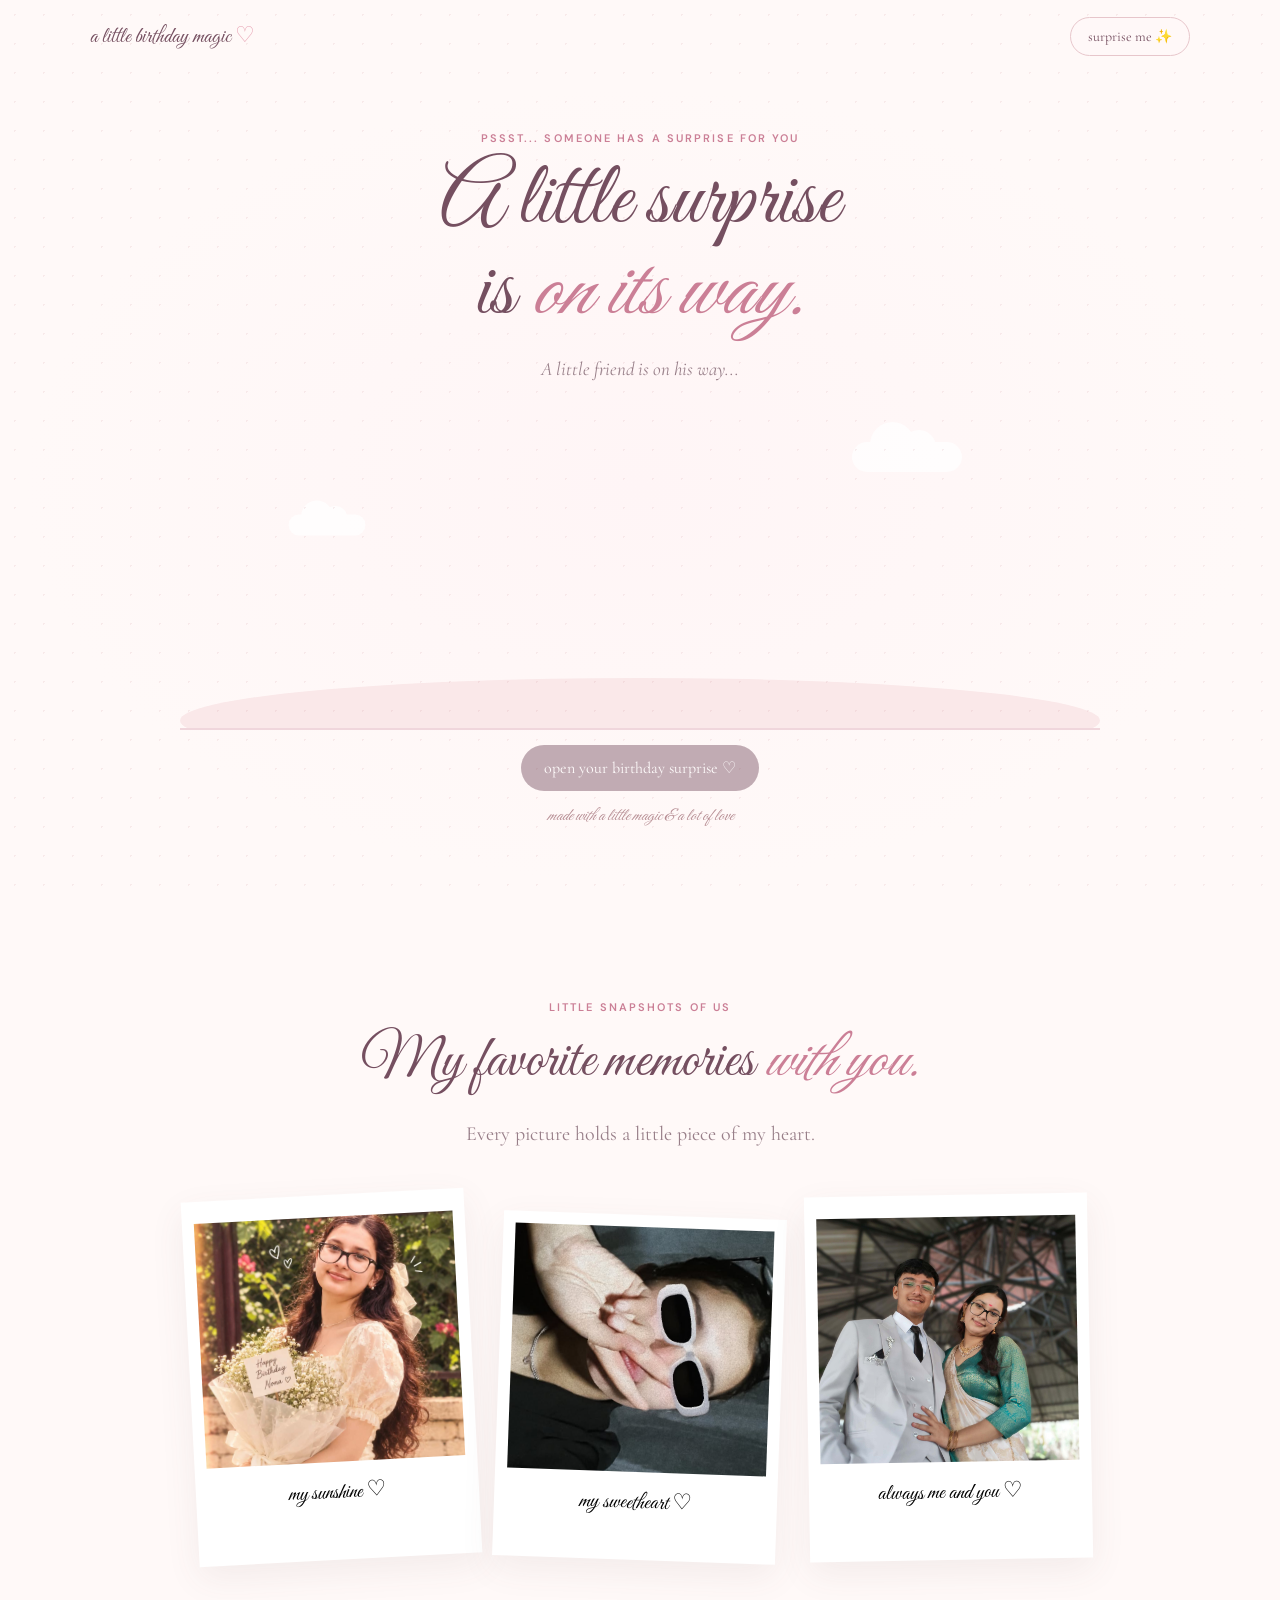
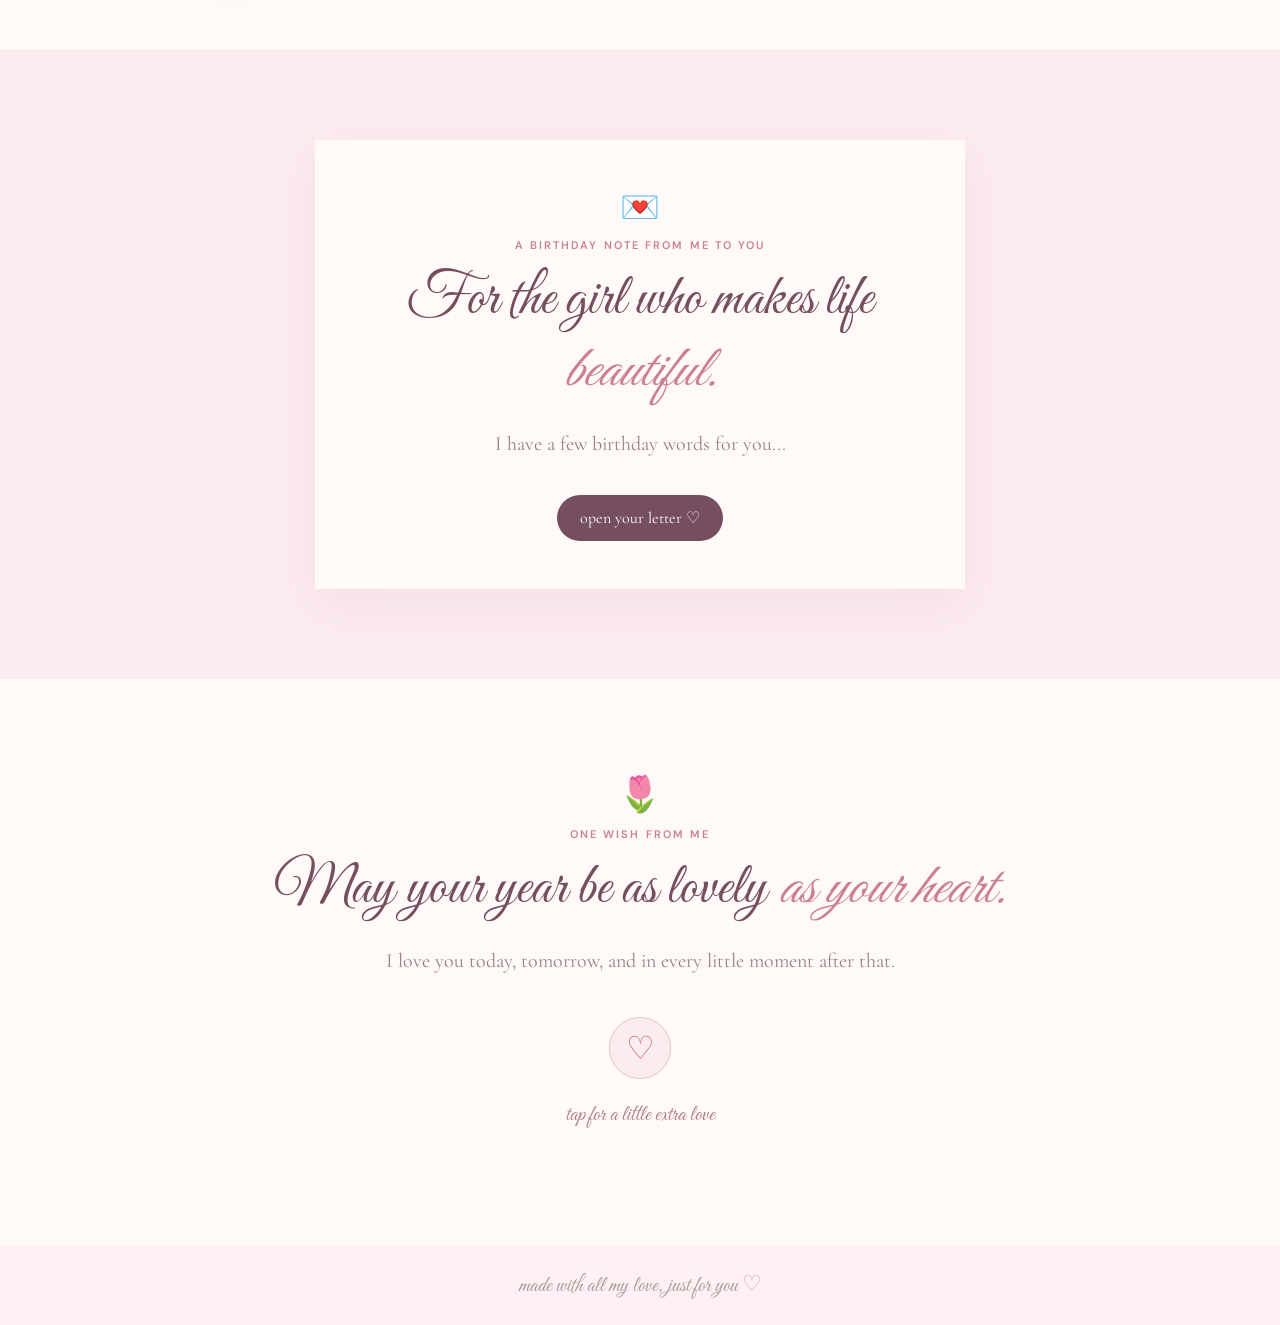
<file: index.html>
<!DOCTYPE html>
<html lang="en">
<head>
<meta charset="UTF-8"><meta name="viewport" content="width=device-width, initial-scale=1, viewport-fit=cover">
<meta name="theme-color" content="#fff1f0">
<title>Happy Birthday, Pretty Girl! 🌷</title>
<link rel="preconnect" href="https://fonts.googleapis.com">
<link rel="preconnect" href="https://fonts.gstatic.com" crossorigin>
<link href="https://fonts.googleapis.com/css2?family=DM+Sans:wght@400;500;600;700&family=Great+Vibes&family=Cormorant+Garamond:ital,wght@0,400;0,500;0,600;1,500&display=swap" rel="stylesheet">
<link rel="stylesheet" href="styles.css">
</head>
<body>
<div class="sparkle-bg" aria-hidden="true"></div>
<header><a class="logo" href="#home">a little birthday magic <span>♡</span></a><button id="surprise" class="outline-btn">surprise me ✨</button></header>

<main>
<section class="intro-scene" id="home" aria-label="A little birthday surprise">
 <div class="scene-copy"><p class="eyebrow">pssst... someone has a surprise for you</p><h1>A little surprise<br>is <em>on its way.</em></h1><p class="scene-hint" id="sceneHint" aria-live="polite">Someone is coming...</p></div>
 <div class="stage"><div class="cloud cloud-one"></div><div class="cloud cloud-two"></div><div class="path"></div>
  <div class="boy" id="boy" aria-label="A little boy walking in">
   <svg class="boy-art" viewBox="0 0 150 260" role="img" aria-label="A little boy in a soft, hand-painted storybook anime style">
    <defs>
     <linearGradient id="skin" x1="0" y1="0" x2="1" y2="1"><stop stop-color="#ffe6d1"/><stop offset=".62" stop-color="#f2c5a6"/><stop offset="1" stop-color="#d99e83"/></linearGradient>
     <linearGradient id="hair" x1="0" y1="0" x2="1" y2="1"><stop stop-color="#72504a"/><stop offset=".55" stop-color="#49343a"/><stop offset="1" stop-color="#30272f"/></linearGradient>
     <linearGradient id="shirt" x1="0" y1="0" x2="1" y2="0"><stop stop-color="#7f9a83"/><stop offset=".48" stop-color="#c2d0b5"/><stop offset="1" stop-color="#718b78"/></linearGradient>
     <linearGradient id="shorts" x1="0" y1="0" x2="1" y2="0"><stop stop-color="#5c596d"/><stop offset=".5" stop-color="#858095"/><stop offset="1" stop-color="#514e64"/></linearGradient>
     <linearGradient id="shoe" x1="0" y1="0" x2="0" y2="1"><stop stop-color="#fff8ee"/><stop offset="1" stop-color="#dfc6bc"/></linearGradient>
     <filter id="softShadow" x="-30%" y="-30%" width="160%" height="170%"><feGaussianBlur stdDeviation="2.4"/></filter>
    </defs>
    <ellipse cx="76" cy="249" rx="36" ry="5" fill="#76535b" opacity=".16" filter="url(#softShadow)"/>
    <g class="boy-legs">
     <g class="boy-leg leg-back"><path d="M57 174 Q66 178 75 174 L72 216 Q70 229 62 232 L53 225 L54 199Z" fill="url(#shorts)"/><path d="M55 222 Q64 225 72 222 L73 237 Q67 244 51 240 L47 234Z" fill="url(#skin)"/><path d="M48 235 Q61 231 75 238 Q82 244 76 250 Q59 255 44 247 Q40 241 48 235Z" fill="url(#shoe)" stroke="#c9aaa2" stroke-width="1.2"/><path d="M49 242 Q62 245 75 242" fill="none" stroke="#c79ca0" stroke-width="1.4"/>
     </g>
     <g class="boy-leg leg-front"><path d="M76 174 Q86 175 94 171 L101 212 Q105 225 96 231 L84 226 L78 199Z" fill="url(#shorts)"/><path d="M84 222 Q94 225 101 220 L107 236 Q103 245 87 243 L80 235Z" fill="url(#skin)"/><path d="M84 237 Q98 232 110 240 Q116 246 108 251 Q92 255 79 247 Q77 241 84 237Z" fill="url(#shoe)" stroke="#c9aaa2" stroke-width="1.2"/><path d="M85 244 Q98 247 110 244" fill="none" stroke="#c79ca0" stroke-width="1.4"/>
     </g>
    </g>
    <g class="boy-torso">
     <path d="M49 111 Q75 101 101 112 L108 178 Q77 190 43 178Z" fill="url(#shorts)"/>
     <path d="M48 91 Q75 79 102 92 Q111 111 107 158 Q77 169 43 158 Q39 119 48 91Z" fill="url(#shirt)" stroke="#718b78" stroke-width="1.5"/>
     <path d="M61 91 L75 108 L89 91 L84 119 L67 119Z" fill="#fff3e8"/><path d="M75 117 L75 158" stroke="#6e8a75" stroke-width="1.4" opacity=".6"/>
     <circle cx="75" cy="132" r="2" fill="#f7e8d9"/><circle cx="75" cy="145" r="2" fill="#f7e8d9"/>
     <path d="M47 157 Q75 165 104 157" stroke="#d9dfcb" stroke-width="2" fill="none" opacity=".65"/>
    </g>
    <g class="boy-arm arm-left"><path d="M49 100 Q38 106 34 125 L26 151 Q25 159 33 160 L43 142 L60 116Z" fill="url(#skin)"/><path d="M27 151 Q20 158 27 166 Q35 169 38 159Z" fill="url(#skin)"/><path d="M33 160 Q35 163 34 166" stroke="#c88f7b" fill="none" stroke-width="1"/></g>
    <g class="boy-arm arm-right"><path d="M101 100 Q113 106 117 125 L125 151 Q126 159 118 160 L108 142 L90 116Z" fill="url(#skin)"/><path d="M124 151 Q131 158 124 166 Q116 169 113 159Z" fill="url(#skin)"/><path d="M118 160 Q116 163 117 166" stroke="#c88f7b" fill="none" stroke-width="1"/></g>
    <g class="boy-head">
     <path d="M48 42 Q49 16 76 15 Q105 15 105 48 L101 81 Q94 103 76 104 Q54 101 47 80Z" fill="url(#skin)" stroke="#d49d83" stroke-width="1.3"/>
     <path d="M45 54 Q33 25 57 12 Q78 -1 101 13 Q119 25 109 55 Q103 44 95 35 Q83 45 67 42 Q55 40 45 54Z" fill="url(#hair)"/>
     <path d="M44 45 Q42 23 60 12 Q70 7 80 12 Q64 15 61 31 Q54 38 44 45Z" fill="#8a655b" opacity=".8"/>
     <path d="M61 20 Q72 8 87 17 Q94 22 96 33 Q83 28 74 37 Q63 43 51 40 Q53 28 61 20Z" fill="#594047"/>
     <path d="M47 49 Q37 38 42 28 Q31 43 40 58Z" fill="#49343a"/><path d="M104 45 Q116 34 110 24 Q122 42 111 59Z" fill="#49343a"/>
     <path d="M55 59 Q62 54 68 59" stroke="#513b3c" stroke-width="2.4" stroke-linecap="round" fill="none"/><path d="M84 59 Q91 54 97 59" stroke="#513b3c" stroke-width="2.4" stroke-linecap="round" fill="none"/>
     <ellipse cx="63" cy="65" rx="3.3" ry="5.1" fill="#44353a"/><ellipse cx="90" cy="65" rx="3.3" ry="5.1" fill="#44353a"/><circle cx="64" cy="63" r="1.2" fill="#fff"/><circle cx="91" cy="63" r="1.2" fill="#fff"/>
     <ellipse cx="53" cy="76" rx="7" ry="4" fill="#e99b9b" opacity=".45"/><ellipse cx="100" cy="76" rx="7" ry="4" fill="#e99b9b" opacity=".45"/>
     <path d="M73 77 Q77 81 80 77" stroke="#c98c7c" stroke-width="1.5" fill="none" stroke-linecap="round"/><path d="M69 87 Q77 94 85 87" stroke="#a85e68" stroke-width="2" fill="none" stroke-linecap="round"/>
     <path d="M50 35 Q55 18 72 15" stroke="#b18a79" stroke-width="2" opacity=".35" fill="none"/>
    </g>
   </svg></div>
  <div class="speech" id="speech" aria-live="polite">Wait... I just remembered something! 💭</div>
  <div class="balloon-set" id="balloons"><div class="love-balloon b1"><span>Happy</span></div><div class="love-balloon b2"><span>Birthday</span></div><div class="love-balloon b3"><span>My</span></div><div class="love-balloon b4"><span>Love</span></div><div class="balloon-string"></div></div>
 </div><div class="scene-actions"><button id="continueBtn" class="button" disabled>open your birthday surprise ♡</button><p class="tiny-note">made with a little magic & a lot of love</p></div>
</section>
<section class="birthday section" id="birthday">
  <p class="eyebrow">make a wish, birthday girl</p>
  <h2>A tiny cake for <em>my favorite person.</em></h2>
  <p class="sub">Tap the candle to blow it out and make a wish! 🎂</p>
  <div class="cake-area">
    <div class="flame" id="flame"></div>
    <button class="candle" id="blow" aria-label="Blow out the candle"><span></span></button>
    <div class="cake-top"></div><div class="cake"><div class="icing"></div><div class="sprinkles">✦　·　✧　·　✦</div></div>
    <div class="cake-plate"></div>
  </div>
  <p id="wish" class="wish">Make a wish, then tap the candle ♡</p><p class="cake-note">I wish I could give you a real cake and a thousand tulips.</p>
</section>

<section class="section memories" id="memories">
  <p class="eyebrow">little snapshots of us</p><h2>My favorite memories <em>with you.</em></h2>
  <p class="sub">Every picture holds a little piece of my heart.</p>
  <div class="photos">
    <button class="photo"><img src="Messenger_creation_4F5B386E-C505-4E58-86F1-FD76803D69FF.png" alt="Our memory one" onerror="this.style.display='none';this.nextElementSibling.style.display='grid'"><span class="placeholder">your favorite<br>memory<small>photo1.jpg</small></span><b>my sunshine ♡</b></button>
    <button class="photo"><img src="Messenger_creation_DC1D1B0E-7622-4C80-9A41-15BD1516081C.jpeg" alt="Our memory two" onerror="this.style.display='none';this.nextElementSibling.style.display='grid'"><span class="placeholder">a cute little<br>moment<small>photo2.jpg</small></span><b>my sweetheart ♡</b></button>
    <button class="photo"><img src="Messenger_creation_B42B1642-7395-40F8-9780-0FD721FDDE90.jpeg" alt="Our memory three" onerror="this.style.display='none';this.nextElementSibling.style.display='grid'"><span class="placeholder">more memories<br>to come<small>photo3.jpg</small></span><b>always me and you ♡</b></button>
  </div>
  
</section>

<section class="letter-section section" id="letter-section">
  <div class="letter-card">
    <div class="seal">💌</div><p class="eyebrow">a birthday note from me to you</p>
    <h2>For the girl who makes life <em>beautiful.</em></h2>
    <p class="sub">I have a few birthday words for you...</p>
    <button class="button" id="openLetter">open your letter ♡</button>
    <article id="letter" class="letter" aria-hidden="true">
      <p>My sweetest girl,</p>
      <p>Happy Birthday, my love! I hope today brings you as much happiness as you bring into my life. You deserve the softest mornings, the biggest laughs, beautiful surprises, and every little thing your heart wishes for.</p>
      <p>Thank you for being you—for being the reason of my smile, for being "RASMI OF MY LIFE AND SHINE ON ME " ,for being the part of my memory and for making even ordinary days feel special. I am so lucky to have you in my life, and I hope I get to celebrate countless birthdays by your side.</p>
      <p>Keep shining, keep smiling, and never forget how incredibly loved you are. If I could give you the whole world, I would—but for now, here's a tiny webpage full of my love. ♡</p>
      <p class="sign">Forever your love,<br><em> Kalu ♡</em></p>
    </article>
  </div>
</section>

<section class="final section">
  <div class="flower-icon">🌷</div><p class="eyebrow">one wish from me</p>
  <h2>May your year be as lovely <em>as your heart.</em></h2>
  <p class="sub">I love you today, tomorrow, and in every little moment after that.</p>
  <button id="heart" class="heart">♡</button><p id="heartText" class="heart-text">tap for a little extra love</p>
</section>
</main>
<footer>made with all my love, just for you <span>♡</span></footer>
<div id="toast" class="toast"></div>
<script src="script.js"></script>
</body></html>
</file>
<file: styles.css>
*{box-sizing:border-box}:root{--cream:#fff9f8;--blush:#fff0f3;--pink:#e6a0b1;--rose:#cb7f96;--deep:#754f60;--muted:#987f89}html{scroll-behavior:smooth}body{margin:0;background:var(--cream);color:var(--deep);font-family:'Cormorant Garamond',serif}.sparkle-bg{position:fixed;inset:0;pointer-events:none;opacity:.12;z-index:5;background-image:radial-gradient(#c9828e 1px,transparent 1px);background-size:29px 29px}header{height:72px;padding:0 7vw;display:flex;align-items:center;justify-content:space-between;position:relative;z-index:6}.logo{font:22px 'Great Vibes',cursive;color:var(--deep);text-decoration:none}.logo span,footer span{color:var(--pink)}button{font-family:inherit}.outline-btn{border:1px solid #e7c6cb;background:#fff8f8;border-radius:30px;padding:10px 17px;color:var(--deep);cursor:pointer;font:14px 'Cormorant Garamond',serif}
.intro-scene{min-height:650px;padding:48px 7vw 55px;text-align:center;position:relative;overflow:hidden;background:radial-gradient(ellipse at 50% 50%,#fff5f6 0,#fff9f8 68%)}.eyebrow{font:11px 'DM Sans',sans-serif;text-transform:uppercase;letter-spacing:2.1px;font-weight:600;color:var(--rose)}h1,h2{font-family:'Great Vibes',cursive;font-weight:400}h1{font-size:clamp(58px,7vw,88px);line-height:1.03;margin:12px 0;color:var(--deep)}h1 em,h2 em{color:var(--rose);font-weight:400}.scene-hint{font:italic 19px 'Cormorant Garamond',serif;color:var(--muted);min-height:24px}.stage{height:330px;max-width:920px;margin:0 auto;position:relative;border-bottom:2px solid #f0d6dc;overflow:hidden}.path{position:absolute;bottom:-35px;left:0;right:0;height:85px;border-radius:50%;background:#fae8e9}.cloud{position:absolute;width:110px;height:30px;background:#fff;border-radius:30px;opacity:.75}.cloud:before,.cloud:after{content:'';position:absolute;background:#fff;border-radius:50%}.cloud:before{width:45px;height:45px;left:18px;top:-20px}.cloud:after{width:34px;height:34px;left:50px;top:-12px}.cloud-one{top:42px;right:15%}.cloud-two{top:110px;left:10%;transform:scale(.7)}
.boy{position:absolute;z-index:3;bottom:33px;left:-130px;width:90px;height:190px;animation:walkIn 4.2s cubic-bezier(.2,.65,.25,1) 1s forwards}@keyframes walkIn{0%{left:-130px}55%{left:42%;transform:rotate(2deg)}68%{left:42%;transform:rotate(-4deg)}78%{left:42%;transform:rotate(3deg)}100%{left:42%;transform:rotate(0)}}.head{position:absolute;z-index:4;top:0;left:19px;width:57px;height:60px;border-radius:46% 48% 45% 45%;background:#f2c6a8;border:1px solid #dcae99}.hair{position:absolute;top:-7px;left:0;width:58px;height:30px;background:#59434a;border-radius:55% 55% 25% 20%;transform:rotate(-4deg)}.hair:after{content:'';position:absolute;right:4px;top:12px;width:18px;height:20px;background:#59434a;border-radius:50%}.eye{position:absolute;top:30px;width:4px;height:6px;background:#513c42;border-radius:50%}.eye-left{left:17px}.eye-right{right:16px}.cheek{position:absolute;top:38px;width:10px;height:6px;border-radius:50%;background:#e99da5}.cheek-left{left:7px}.cheek-right{right:7px}.smile{position:absolute;left:24px;top:40px;width:10px;height:5px;border-bottom:1.5px solid #985f69;border-radius:0 0 10px 10px}.body{position:absolute;top:57px;left:17px;width:61px;height:76px;background:#a9b8a4;border-radius:17px 17px 10px 10px;border:1px solid #91a18d}.collar{position:absolute;left:22px;top:0;width:17px;height:14px;background:#fff0e8;clip-path:polygon(0 0,100% 0,50% 100%)}.arm{position:absolute;top:67px;width:15px;height:57px;background:#f0c1a6;border-radius:12px;transform-origin:top center}.arm-left{left:8px;transform:rotate(18deg);animation:arms .45s infinite alternate}.arm-right{right:0;transform:rotate(-20deg);animation:arms .45s infinite alternate-reverse}.leg{position:absolute;top:125px;width:17px;height:55px;background:#6d6579;border-radius:8px;transform-origin:top center}.leg:after{content:'';position:absolute;bottom:-3px;left:-4px;width:25px;height:11px;background:#f4d6d2;border-radius:12px}.leg-left{left:27px;animation:legs .4s infinite alternate}.leg-right{left:49px;animation:legs .4s infinite alternate-reverse}@keyframes legs{to{transform:rotate(23deg)}}@keyframes arms{to{transform:rotate(-25deg)}}
.speech{position:absolute;z-index:4;left:54%;top:55px;max-width:260px;padding:15px 21px;background:white;border:1px solid #f0d1d9;border-radius:22px 22px 22px 4px;box-shadow:0 8px 22px #956a7612;font:italic 21px 'Cormorant Garamond',serif;opacity:0;transform:translateY(12px) scale(.9);transition:.7s}.speech.show{opacity:1;transform:translateY(0) scale(1)}.speech:after{content:'';position:absolute;left:20px;bottom:-10px;border-width:10px 10px 0 0;border-style:solid;border-color:white transparent transparent transparent}.balloon-set{position:absolute;z-index:5;right:4%;top:75px;width:340px;height:220px;opacity:0;transform:translateY(25px) scale(.8);transition:1s}.balloon-set.show{opacity:1;transform:translateY(0) scale(1)}.love-balloon{position:absolute;width:85px;height:100px;border-radius:48% 48% 45% 45%;display:grid;place-items:center;color:#fff;font:19px 'Great Vibes',cursive;box-shadow:inset -9px -8px 0 #0000000b,inset 8px 7px 0 #ffffff55;animation:bob 2.8s ease-in-out infinite}.love-balloon:after{content:'';position:absolute;bottom:-8px;left:38px;border-left:6px solid transparent;border-right:6px solid transparent;border-top:10px solid currentColor;filter:brightness(.92)}.love-balloon span{position:relative;z-index:1;text-shadow:0 1px 2px #754f6033}.b1{left:8px;top:48px;background:#e99eae;transform:rotate(-8deg)}.b2{left:95px;top:0;background:#d889a0;animation-delay:.3s}.b3{left:183px;top:48px;background:#f0b8c5;animation-delay:.6s}.b4{left:270px;top:0;background:#cf829b;animation-delay:.9s}.balloon-string{position:absolute;top:100px;left:30px;width:280px;height:120px;border-bottom:1px solid #d7a6b1;border-radius:0 0 50% 50%;pointer-events:none}@keyframes bob{50%{margin-top:-9px}}.scene-actions{position:relative;z-index:5}.button{display:inline-block;margin-top:15px;padding:13px 23px;border:0;border-radius:30px;background:var(--deep);color:white;text-decoration:none;font:16px 'Cormorant Garamond',serif;cursor:pointer;transition:.2s}.button:hover{transform:translateY(-3px);background:#936d7b}.button:disabled{opacity:.45;cursor:wait;transform:none}.tiny-note{font:italic 17px 'Great Vibes',cursive;color:#b58b91;margin-top:15px}
.birthday{background:#fff0f3;display:none;animation:rise .8s ease}.birthday.revealed{display:block}@keyframes rise{from{opacity:0;transform:translateY(22px)}to{opacity:1;transform:none}}.section{text-align:center;padding:90px 8vw}.section h2{font-size:clamp(42px,5vw,58px);margin:12px 0}.sub{font:20px 'Cormorant Garamond',serif;color:var(--muted);line-height:1.6}.cake-area{position:relative;width:230px;height:210px;margin:35px auto 5px}.cake-plate{position:absolute;bottom:14px;left:5px;width:220px;height:22px;border-radius:50%;background:#e8cdd1}.cake{position:absolute;bottom:30px;left:25px;width:180px;height:100px;border-radius:12px 12px 20px 20px;background:#e5a0b0;box-shadow:inset 0 -12px #d5879b}.cake-top{position:absolute;z-index:2;bottom:120px;left:25px;width:180px;height:35px;border-radius:50%;background:#fff0e8;border:5px solid #f1d2d9}.icing{position:absolute;top:0;left:0;width:100%;height:24px;border-radius:12px 12px 50% 50%;background:#fff0e8}.sprinkles{position:absolute;top:43px;width:100%;color:#fff1d9;font-size:13px}.candle{position:absolute;z-index:4;bottom:151px;left:107px;width:16px;height:42px;border:0;background:repeating-linear-gradient(135deg,#fff 0 5px,#e5a0a9 5px 9px);cursor:pointer}.candle span{position:absolute;bottom:0;left:5px;width:6px;height:6px;background:#66505a}.flame{position:absolute;z-index:5;bottom:193px;left:107px;width:17px;height:25px;background:radial-gradient(ellipse at 50% 70%,#fff3a8 0 20%,#ffb34f 45%,#ed7a64 75%);border-radius:50% 50% 50% 0;transform:rotate(-45deg);animation:flicker .7s infinite alternate;filter:drop-shadow(0 0 8px #ffbf75)}.flame.out{display:none}@keyframes flicker{to{transform:rotate(-40deg) scale(.88)}}.wish{font:italic 21px 'Cormorant Garamond',serif;color:#ad7c86;min-height:24px}.cake-note{font:20px 'Great Vibes',cursive;color:#c17f91}
.photos{display:grid;grid-template-columns:repeat(3,1fr);gap:25px;max-width:900px;margin:45px auto 0}.photo{border:0;background:white;padding:12px 12px 43px;box-shadow:0 12px 35px #684b4b14;cursor:pointer;transition:.25s}.photo:nth-child(1){transform:rotate(-3deg)}.photo:nth-child(2){transform:rotate(2deg);margin-top:20px}.photo:nth-child(3){transform:rotate(-1deg)}.photo:hover{transform:translateY(-8px) rotate(0)}.photo img,.placeholder{width:100%;height:245px;object-fit:cover;background:#f8e4e8}.placeholder{display:none;place-items:center;color:#a77e83;font:26px 'Great Vibes',cursive}.placeholder small{font:11px 'DM Sans',sans-serif;color:#b89fa2}.photo b{display:block;margin-top:12px;font:22px 'Great Vibes',cursive;font-weight:400}.tip{font:14px 'Cormorant Garamond',serif;color:#ad999c;margin-top:35px}.letter-section{background:#fcebef}.letter-card{max-width:650px;margin:auto;background:#fffaf8;padding:48px 7vw;box-shadow:0 15px 45px #77545a12}.seal{font-size:32px}.letter-card h2{font-size:clamp(42px,5vw,58px)}.letter{display:none;text-align:left;max-width:540px;margin:30px auto 0;color:#766068;font:20px/1.75 'Cormorant Garamond',serif}.letter.show{display:block;animation:rise .5s}.sign{margin-top:24px}.sign em{font:32px 'Great Vibes',cursive;color:var(--pink)}.final{padding-top:95px;padding-bottom:95px}.flower-icon{font-size:35px}.heart{width:62px;height:62px;margin-top:20px;border-radius:50%;border:1px solid #e6c3c7;background:#faecef;color:#c97983;font-size:32px;cursor:pointer;transition:.2s}.heart:hover{transform:scale(1.12)}.heart-text{font:22px 'Great Vibes',cursive;color:#b17e86}footer{text-align:center;padding:25px;background:#fff0f3;color:#ad999c;font:22px 'Great Vibes',cursive}.toast{position:fixed;z-index:20;bottom:25px;left:50%;transform:translate(-50%,20px);opacity:0;transition:.3s;background:#754f60;color:white;border-radius:30px;padding:14px 22px;font:16px 'Cormorant Garamond',serif;text-align:center;max-width:90vw}.toast.show{opacity:1;transform:translate(-50%,0)}.float{position:fixed;z-index:15;pointer-events:none;animation:up 1.8s forwards;color:#cf8290;font-size:22px}@keyframes up{to{transform:translate(var(--x),-170px) rotate(25deg);opacity:0}}
@media(max-width:760px){header{padding:0 5vw}.intro-scene{padding:42px 5vw 45px;min-height:700px}h1{font-size:62px}.stage{height:390px}.boy{animation:walkInMobile 4.2s cubic-bezier(.2,.65,.25,1) 1s forwards}@keyframes walkInMobile{0%{left:-130px}55%,100%{left:27%}}.speech{left:42%;top:20px;max-width:200px;font-size:18px}.balloon-set{top:185px;right:50%;margin-right:-165px;transform:translateY(20px) scale(.78);transform-origin:top center}.balloon-set.show{transform:translateY(0) scale(.78)}.scene-actions{margin-top:6px}.section{padding:70px 7vw}.photos{grid-template-columns:1fr;max-width:350px;gap:28px}.photo:nth-child(2){margin-top:0}.photo img,.placeholder{height:270px}.letter-card{padding:38px 25px}}@media(prefers-reduced-motion:reduce){*,*::before,*::after{animation-duration:.01ms!important;animation-iteration-count:1!important;scroll-behavior:auto!important}}
/* The original tulip-and-memory landing section remains below the animated greeting. */
.hero{min-height:590px;padding:65px 10vw;display:grid;grid-template-columns:1fr 1fr;gap:30px;align-items:center;background:radial-gradient(ellipse at 75% 45%,#f9e9e7,transparent 60%)}.hero-text{text-align:left}.hero .intro{max-width:420px;font:20px/1.7 'Cormorant Garamond',serif;color:var(--muted)}.hero .handwritten{font:italic 23px 'Great Vibes',cursive;color:#b58b91}.bouquet{height:400px;max-width:430px;width:100%;justify-self:center;position:relative}.halo{position:absolute;width:270px;height:270px;border-radius:50%;background:#f5e5dd;top:45px;left:75px}.stem{position:absolute;z-index:2;width:5px;height:220px;background:#8fa184;bottom:75px;left:210px;border-radius:10px}.st1{transform:rotate(-25deg);left:145px}.st2{transform:rotate(-9deg);left:185px}.st3{transform:rotate(9deg);left:230px}.st4{transform:rotate(25deg);left:265px}.leaf{position:absolute;z-index:3;width:65px;height:26px;background:#9eae91;border-radius:100% 0 100% 0}.lf1{left:104px;bottom:165px;transform:rotate(18deg)}.lf2{left:155px;bottom:140px;transform:rotate(165deg)}.lf3{left:230px;bottom:165px;transform:rotate(15deg)}.lf4{left:265px;bottom:130px;transform:rotate(160deg)}.tulip{position:absolute;z-index:4;width:65px;height:78px;top:50px}.tulip i,.tulip b,.tulip span{position:absolute;display:block;width:29px;height:57px;border-radius:80% 80% 35% 35%;background:#e8a7ad;top:0}.tulip i{left:2px;transform:rotate(-24deg)}.tulip b{left:19px;height:70px;background:#d98191;z-index:2}.tulip span{left:36px;transform:rotate(24deg);background:#efb8b9}.t1{left:105px;transform:rotate(-22deg) scale(.88)}.t2{left:155px;top:20px;transform:rotate(-8deg)}.t3{left:220px;top:22px;transform:rotate(10deg)}.t4{left:270px;top:55px;transform:rotate(24deg) scale(.85)}.wrap{position:absolute;z-index:5;bottom:18px;left:120px;width:190px;height:155px;background:linear-gradient(100deg,#d7c2b4,#f0dfd1,#d4bcae);clip-path:polygon(8% 0,92% 0,100% 100%,0 100%);border-radius:15px}.ribbon{position:absolute;z-index:6;bottom:70px;left:190px;background:#c98591;color:white;border-radius:50%;width:45px;height:35px;text-align:center;padding-top:8px}.deco{position:absolute;color:#c98a95;font-size:27px}.d1{right:25px;top:60px}.d2{left:30px;top:155px}.d3{right:45px;bottom:110px;font-size:38px}.hero .button{font:16px 'Cormorant Garamond',serif}.hero .button span{color:#f4cbd0}.scroll{display:none}
.speech{left:39%;top:22px}.balloon-set{right:1%;top:145px}.boy.stopped .leg,.boy.stopped .arm{animation-play-state:paused}
@media(max-width:760px){.hero{grid-template-columns:1fr;text-align:center;padding:55px 8vw}.hero-text{text-align:center}.hero .intro{margin:0 auto}.bouquet{height:350px;transform:scale(.85);transform-origin:top center;margin-bottom:-40px}.speech{left:39%;top:20px}.balloon-set{top:185px;right:50%;margin-right:-165px;transform:translateY(20px) scale(.78);transform-origin:top center}.balloon-set.show{transform:translateY(0) scale(.78)}}

/* A softer, more lifelike little walking character */
.boy{width:96px;height:194px;filter:drop-shadow(0 5px 3px #8b68701c)}
.boy:after{content:'';position:absolute;z-index:-1;left:12px;bottom:-5px;width:76px;height:13px;border-radius:50%;background:#b77f8b30;filter:blur(4px);animation:boyShadow .42s ease-in-out infinite alternate}
.head{left:20px;width:59px;height:62px;border-radius:48% 48% 46% 46%;background:linear-gradient(115deg,#ffddc4 0%,#f2c6a8 62%,#e7b393 100%);box-shadow:inset -5px -3px 0 #dca98c35}
.head:before,.head:after{content:'';position:absolute;top:25px;width:10px;height:16px;border-radius:50%;background:#efc0a3;border:1px solid #dfa98f}
.head:before{left:-6px}.head:after{right:-6px}
.hair{top:-8px;left:-2px;width:62px;height:32px;background:linear-gradient(145deg,#72535a,#49353e 72%);border-radius:55% 52% 25% 20%;box-shadow:inset 5px 3px 0 #9a7071}.hair:before{content:'';position:absolute;left:9px;top:-3px;width:17px;height:17px;border-radius:80% 20% 70% 20%;background:#59414a;transform:rotate(20deg)}
.eye{top:31px;width:4px;height:7px;box-shadow:0 1px 0 #fff8}.eye-left{left:17px}.eye-right{right:16px}
.head .smile{top:43px;width:12px;height:6px;left:23px;border-bottom-width:2px}
.body{top:59px;left:17px;width:64px;height:77px;border-radius:19px 19px 12px 12px;background:linear-gradient(100deg,#8fa58f,#b8c6ae 48%,#8fa58f);border-color:#849783;box-shadow:inset 5px 0 0 #ffffff24,inset -5px 0 0 #526b5220}
.body:after{content:'';position:absolute;left:30px;top:17px;height:50px;border-left:1px solid #718b762d}
.collar{display:block}
.arm{top:68px;width:15px;height:59px;border-radius:11px;background:linear-gradient(90deg,#dfaa91,#f6cbb0 48%,#dfa98e);box-shadow:inset -2px 0 0 #c48e7d45}
.arm-left{left:8px;animation:armSwingLeft .72s ease-in-out infinite}.arm-right{right:-1px;animation:armSwingRight .72s ease-in-out infinite}
.leg{top:129px;width:19px;height:53px;border-radius:5px 5px 9px 9px;background:linear-gradient(90deg,#5b536b,#81758c 55%,#5d566f);box-shadow:inset 3px 0 0 #ffffff18}
.leg:after{left:-5px;bottom:-4px;width:28px;height:12px;border-radius:12px 13px 7px 7px;background:linear-gradient(180deg,#fff1e9,#e9c9c6);box-shadow:0 2px 0 #bd9697}
.leg-left{left:27px;animation:legWalkLeft .72s ease-in-out infinite}.leg-right{left:49px;animation:legWalkRight .72s ease-in-out infinite}
@keyframes legWalkLeft{0%,100%{transform:rotate(25deg)}50%{transform:rotate(-23deg)}}
@keyframes legWalkRight{0%,100%{transform:rotate(-23deg)}50%{transform:rotate(25deg)}}
@keyframes armSwingLeft{0%,100%{transform:rotate(-24deg)}50%{transform:rotate(25deg)}}
@keyframes armSwingRight{0%,100%{transform:rotate(25deg)}50%{transform:rotate(-24deg)}}
@keyframes boyShadow{to{transform:scaleX(.78);opacity:.65}}
.boy.stopped:after{animation:none;transform:scaleX(.9)}
.boy.stopped .head{animation:idleBreath 2.2s ease-in-out infinite}
@keyframes idleBreath{50%{transform:translateY(-1.5px)}}
@media(max-width:760px){.boy{height:194px}}

/* Center-stage greeting, a full exit walk, and a pop-in cake reveal */
.stage{overflow:hidden}
.boy{left:-145px;width:112px;height:220px;bottom:28px;animation:walkInReal 4.8s cubic-bezier(.22,.72,.24,1) 0.8s forwards;filter:drop-shadow(0 7px 5px #74515a24)}
.boy-art{width:100%;height:100%;overflow:visible;animation:bodyBob .52s ease-in-out infinite alternate;transform-origin:50% 80%}
.boy-arm{transform-box:fill-box;transform-origin:50% 8%}.arm-a{animation:armA .62s ease-in-out infinite alternate}.arm-b{animation:armB .62s ease-in-out infinite alternate}
@keyframes bodyBob{from{transform:translateY(0) rotate(-1deg)}to{transform:translateY(-3px) rotate(1deg)}}
@keyframes armA{to{transform:rotate(24deg)}}@keyframes armB{to{transform:rotate(-24deg)}}
@keyframes walkInReal{0%{left:-145px;transform:translateY(0)}18%{transform:translateY(-3px)}42%{left:calc(50% - 190px);transform:translateY(0)}58%{left:calc(50% - 190px);transform:translateY(-2px)}100%{left:calc(50% - 190px);transform:translateY(0)}}
.boy.exit{animation:walkOutReal 2.7s cubic-bezier(.55,.05,.8,.35) forwards!important}
@keyframes walkOutReal{0%{left:calc(50% - 190px);opacity:1}100%{left:calc(100% + 130px);opacity:0}}
.balloon-set{left:50%;right:auto;top:58px;margin-left:-170px;width:340px;transform:translateY(24px) scale(.72);transform-origin:center;}
.balloon-set.show{transform:translateY(0) scale(1);animation:balloonArrival 1.1s cubic-bezier(.2,.9,.25,1) both}
@keyframes balloonArrival{0%{opacity:0;transform:translateY(50px) scale(.45)}65%{opacity:1;transform:translateY(-8px) scale(1.06)}100%{opacity:1;transform:translateY(0) scale(1)}}
.speech{left:50%;top:10px;transform:translate(-50%,12px) scale(.9);white-space:nowrap}.speech.show{transform:translate(-50%,0) scale(1)}
.birthday{animation:none}.birthday.revealed{display:block;animation:cakePop .9s cubic-bezier(.16,1.25,.35,1) both;transform-origin:center center}
@keyframes cakePop{0%{opacity:0;transform:scale(.35)}65%{opacity:1;transform:scale(1.06)}82%{transform:scale(.97)}100%{opacity:1;transform:scale(1)}}
.cake-area{width:300px;height:265px;perspective:700px;filter:drop-shadow(0 18px 15px #80515a20)}
.cake-plate{left:10px;bottom:13px;width:280px;height:25px;background:linear-gradient(180deg,#fff9f5,#e6c8c8 70%,#d7b4b9);box-shadow:0 5px 8px #8d5e6522}
.cake{left:40px;bottom:34px;width:220px;height:112px;border-radius:15px 15px 24px 24px;background:linear-gradient(90deg,#d8879b 0%,#f2b8c5 18%,#e89eaf 50%,#d9859c 100%);box-shadow:inset 0 -13px #c97890,inset 9px 0 12px #fff3;}
.cake:before{content:'';position:absolute;left:0;right:0;top:34px;height:9px;background:repeating-linear-gradient(90deg,#fff0e6 0 13px,#f8d5d7 13px 26px);opacity:.9}
.cake:after{content:'';position:absolute;left:0;right:0;bottom:16px;height:5px;background:#f7dce0;box-shadow:0 3px 0 #bd7188}
.cake-top{left:40px;bottom:127px;width:220px;height:45px;border-radius:50%;background:radial-gradient(ellipse at 50% 35%,#fffdf6 0,#fff0e8 64%,#eacbd0 100%);border:5px solid #f7dce0;box-shadow:inset 0 -5px 0 #e8c1ca}
.icing{height:31px;background:#fff4ed;border-radius:12px 12px 50% 50%;box-shadow:0 4px 0 #edcbd0}
.sprinkles{top:48px;color:#fff8df;font-size:17px;letter-spacing:2px;text-shadow:12px 13px #c77c91,-28px 19px #c77c91,35px -8px #c77c91}
.candle{bottom:166px;left:142px;width:17px;height:48px;border-radius:4px 4px 2px 2px;background:repeating-linear-gradient(135deg,#fff9ef 0 6px,#e58da4 6px 11px);box-shadow:inset -3px 0 #b96e83,0 2px 2px #8e5a6533;transform-origin:bottom;transition:transform .2s}
.candle:hover{transform:rotate(4deg)}.candle span{left:7px;width:2px;height:9px;background:#5b4148}
.flame{bottom:211px;left:140px;width:21px;height:32px;transform-origin:50% 90%;background:radial-gradient(ellipse at 50% 72%,#fffbd0 0 18%,#ffd36a 37%,#ff9d50 68%,#ef6f6c 90%);animation:flameDance .22s ease-in-out infinite alternate;filter:drop-shadow(0 0 9px #ffb85c) drop-shadow(0 0 18px #ffc97888);cursor:pointer}
@keyframes flameDance{0%{transform:rotate(-7deg) scale(.94,.98)}100%{transform:rotate(7deg) scale(1.04,1.08)}}
.candle.out{animation:none}.flame.out{display:none}
@media(max-width:760px){.boy{width:102px;height:200px;bottom:28px;animation-name:walkInMobileReal}.balloon-set{left:50%;right:auto;top:85px;margin-left:-170px;transform:translateY(24px) scale(.78)}.balloon-set.show{transform:translateY(0) scale(.78)}.speech{left:50%;top:10px}.cake-area{transform:scale(.88);transform-origin:top center;margin-bottom:-20px}}
@keyframes walkInMobileReal{0%{left:-130px;transform:translateY(0)}25%{transform:translateY(-3px)}55%,100%{left:calc(50% - 145px);transform:translateY(0)}}
@media(max-width:760px){.boy.exit{animation:walkOutMobileReal 2.7s cubic-bezier(.55,.05,.8,.35) forwards!important}@keyframes walkOutMobileReal{0%{left:calc(50% - 145px);opacity:1}100%{left:calc(100% + 120px);opacity:0}}}

/* Storybook-anime boy: smoother full-body walk across the stage */
.boy{
  --boy-center:calc(50% - 65px);
  left:-160px;bottom:22px;width:130px;height:238px;
  animation:none;opacity:1;filter:drop-shadow(0 8px 7px #72515b30);
}
.boy-art{display:block;width:100%;height:100%;overflow:visible;transform-origin:50% 86%;}
.boy.journey{animation:walkAcrossStage 8.5s linear .5s both;}    /*   */
@keyframes walkAcrossStage{
  0%{left:-160px;transform:rotate(-2deg);opacity:1}
  7%{transform:rotate(1deg)}
  27%{left:var(--boy-center);transform:rotate(0);opacity:1}
  48%{left:var(--boy-center);transform:rotate(0);opacity:1}
  58%{left:calc(50% + 10px);transform:rotate(-1deg);opacity:1}
  70%{left:calc(68% - 10px);transform:rotate(1deg);opacity:1}
  82.4%{left:calc(86% - 10px);transform:rotate(-1deg);opacity:1}
  100%{left:calc(100% + 160px);transform:rotate(0);opacity:0}
}
.boy-art{animation:storybookBounce .52s ease-in-out infinite alternate;}
@keyframes storybookBounce{from{translate:0 0}to{translate:0 -3px}}
.boy-arm{transform-box:fill-box;transform-origin:50% 9%;}
.boy-arm.arm-left{animation:armSwingLeftNew .58s ease-in-out infinite alternate;}
.boy-arm.arm-right{animation:armSwingRightNew .58s ease-in-out infinite alternate;}
.boy-leg{transform-box:fill-box;transform-origin:50% 7%;}
.boy-leg.leg-front{animation:legSwingFrontNew .58s ease-in-out infinite alternate;}
.boy-leg.leg-back{animation:legSwingBackNew .58s ease-in-out infinite alternate;}
@keyframes armSwingLeftNew{from{transform:rotate(22deg)}to{transform:rotate(-27deg)}}
@keyframes armSwingRightNew{from{transform:rotate(-25deg)}to{transform:rotate(23deg)}}
@keyframes legSwingFrontNew{from{transform:rotate(-21deg)}to{transform:rotate(24deg)}}
@keyframes legSwingBackNew{from{transform:rotate(23deg)}to{transform:rotate(-20deg)}}
.boy.waiting .boy-art,.boy.waiting .boy-arm,.boy.waiting .boy-leg{animation-play-state:paused;}
.boy.waiting .boy-art{translate:0 0;}
.speech{left:50%;top:13px;transform:translate(-50%,12px) scale(.92);white-space:normal;text-align:center;max-width:280px;}
.speech.show{transform:translate(-50%,0) scale(1);}
.balloon-set{
  left:50%;right:auto;top:48px;margin-left:-170px;width:340px;height:220px;
  opacity:0;transform:translateY(32px) scale(.55);transform-origin:center center;
}
.balloon-set.show{opacity:1;transform:translateY(0) scale(1);animation:balloonsAfterWalk 1.15s cubic-bezier(.16,1.2,.3,1) both;}
@keyframes balloonsAfterWalk{
  0%{opacity:0;transform:translateY(48px) scale(.38)}
  62%{opacity:1;transform:translateY(-7px) scale(1.07)}
  82%{transform:translateY(2px) scale(.98)}
  100%{opacity:1;transform:translateY(0) scale(1)}
}
@media(max-width:760px){
  .boy{--boy-center:calc(50% - 58px);width:116px;height:218px;bottom:24px;}
  .boy.journey{animation-name:walkAcrossStageMobile;}
  @keyframes walkAcrossStageMobile{
    0%{left:-145px;transform:rotate(-2deg);opacity:1}
    27%{left:var(--boy-center);transform:rotate(0);opacity:1}
    48%{left:var(--boy-center);transform:rotate(0);opacity:1}
    58%{left:62%;transform:rotate(-1deg);opacity:1}
    70%{left:78%;transform:rotate(1deg);opacity:1}
    82.4%{left:91%;transform:rotate(-1deg);opacity:1}
    100%{left:calc(100% + 145px);transform:rotate(0);opacity:0}
  }
  .balloon-set{left:50%;right:auto;top:105px;margin-left:-170px;transform:translateY(32px) scale(.78);}
  .balloon-set.show{transform:translateY(0) scale(.78);}
  .speech{top:10px;max-width:230px;font-size:18px;}
}
@media(prefers-reduced-motion:reduce){
  .boy.journey{animation:none;left:calc(50% - 65px);opacity:0;}
  .boy-art,.boy-arm,.boy-leg{animation:none!important;}
  .balloon-set.show{animation:none;opacity:1;transform:translateY(0) scale(1);}
}

/* Phone-first responsive layout: Samsung Galaxy A15 and Vivo Y31d */
html{width:100%;overflow-x:hidden;-webkit-text-size-adjust:100%;text-size-adjust:100%}
body{width:100%;min-width:0;overflow-x:hidden}
img,svg{max-width:100%}
button,a{-webkit-tap-highlight-color:transparent;touch-action:manipulation}
.intro-scene,.section,.birthday{min-width:0}
@media (max-width:600px){
  header{height:auto;min-height:62px;padding:12px 16px;gap:10px}
  .logo{font-size:19px;line-height:1.1;max-width:58%;}
  .outline-btn{font-size:14px;padding:9px 12px;white-space:nowrap}
  .intro-scene{min-height:0;padding:30px 15px 38px}
  .eyebrow{font-size:10px;letter-spacing:1.55px;line-height:1.5}
  h1{font-size:clamp(46px,13vw,64px);line-height:1.02;margin:9px 0 8px}
  .scene-hint{font-size:17px;min-height:25px;margin:8px 0 12px}
  .stage{width:100%;height:300px;max-width:440px;margin:0 auto;border-bottom-width:2px}
  .cloud-one{right:7%;top:35px;transform:scale(.72)}
  .cloud-two{left:2%;top:92px;transform:scale(.55)}
  .path{height:68px;bottom:-31px}
  .boy{width:106px;height:198px;bottom:19px;--boy-center:calc(50% - 53px)}
  .boy.journey{animation-name:walkAcrossStagePhone}
  @keyframes walkAcrossStagePhone{
    0%{left:-125px;transform:rotate(-2deg);opacity:1}
    27%{left:var(--boy-center);transform:rotate(0);opacity:1}
    48%{left:var(--boy-center);transform:rotate(0);opacity:1}
    58%{left:62%;transform:rotate(-1deg);opacity:1}
    70%{left:78%;transform:rotate(1deg);opacity:1}
    82.4%{left:91%;transform:rotate(-1deg);opacity:1}
    100%{left:calc(100% + 125px);transform:rotate(0);opacity:0}
  }
  .speech{top:8px;left:50%;width:min(230px,calc(100% - 24px));max-width:230px;padding:11px 14px;font-size:17px;line-height:1.25;white-space:normal}
  .balloon-set{left:50%;right:auto;top:88px;width:340px;height:210px;margin-left:0;transform:translateX(-50%) translateY(32px) scale(.82);transform-origin:top center}
  .balloon-set.show{transform:translateX(-50%) translateY(0) scale(.82)}
  .scene-actions{padding:0 4px}
  .button{min-height:46px;padding:12px 19px;font-size:17px}
  .tiny-note{font-size:16px;margin-top:11px}
  .section{padding:58px 17px}
  .section h2{font-size:clamp(39px,10vw,51px);line-height:1.05}
  .sub{font-size:18px;line-height:1.45}
  .birthday.section{padding-top:55px;padding-bottom:54px}
  .cake-area{width:300px;max-width:100%;height:250px;margin:26px auto 0;transform:scale(.86);transform-origin:top center;margin-bottom:-31px}
  .cake-note{font-size:19px;line-height:1.35;padding:0 8px}
  .wish{font-size:19px;line-height:1.35;padding:0 8px}
  .photos{grid-template-columns:1fr;gap:24px;width:min(100%,330px);margin:30px auto 0}
  .photo{width:100%;padding:10px 10px 35px}
  .photo:nth-child(1),.photo:nth-child(2),.photo:nth-child(3){transform:none;margin-top:0}
  .photo img,.placeholder{height:clamp(210px,68vw,270px)}
  .photo b{font-size:23px}
  .tip{font-size:14px;line-height:1.45;padding:0 6px;margin-top:25px}
  .letter-section{padding-left:13px;padding-right:13px}
  .letter-card{width:100%;padding:34px 20px}
  .letter-card h2{font-size:clamp(38px,10vw,49px);line-height:1.08}
  .letter{font-size:18px;line-height:1.65;margin-top:22px}
  .sign em{font-size:29px}
  .final{padding-top:65px;padding-bottom:65px}
  footer{font-size:20px;padding:20px 12px}
  .toast{width:calc(100% - 30px);max-width:390px;text-align:center;bottom:14px}
}
@media (max-width:360px){
  header{padding-left:12px;padding-right:12px}
  .logo{font-size:17px}
  .outline-btn{font-size:13px;padding:8px 10px}
  .intro-scene{padding-left:11px;padding-right:11px}
  .stage{height:282px}
  .boy{width:98px;height:184px;bottom:18px;--boy-center:calc(50% - 49px)}
  .balloon-set{top:82px;transform:translateX(-50%) translateY(32px) scale(.73)}
  .balloon-set.show{transform:translateX(-50%) translateY(0) scale(.73)}
  .speech{font-size:16px}
  .cake-area{transform:scale(.78);margin-bottom:-49px}
  .letter-card{padding-left:16px;padding-right:16px}
}
@media (max-width:600px) and (orientation:landscape){
  .intro-scene{padding-top:20px}
  .stage{height:245px;max-width:560px}
  .boy{height:180px;width:96px;bottom:15px}
  .balloon-set{top:58px;transform:translateX(-50%) translateY(32px) scale(.72)}
  .balloon-set.show{transform:translateX(-50%) translateY(0) scale(.72)}
  .section{padding-top:42px;padding-bottom:42px}
}
@media(prefers-reduced-motion:reduce){
  .balloon-set.show{animation:none;opacity:1}
  .boy.journey{animation:none;left:calc(50% - 53px);opacity:1}
}
</file>
